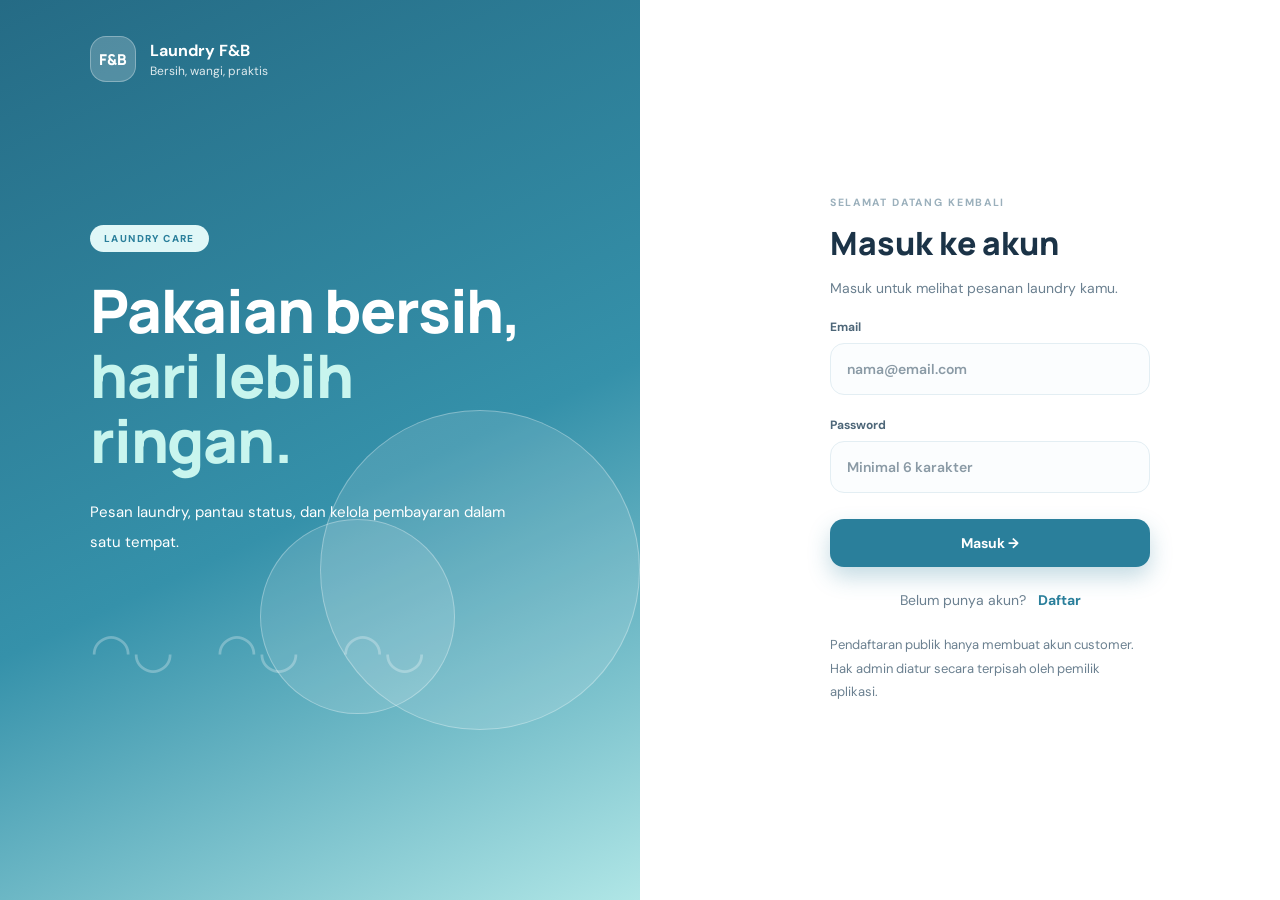
<file: index.html>
<!DOCTYPE html>
<html lang="id">
<head>
<meta charset="UTF-8"><meta name="viewport" content="width=device-width,initial-scale=1">
<title>Laundry F&amp;B</title>
<link rel="stylesheet" href="https://fonts.googleapis.com/css2?family=DM+Sans:wght@400;500;700&family=Manrope:wght@700;800&display=swap">
<link rel="stylesheet" href="style.css">
</head>
<body>

<!-- 1. LOGIN -->
<section id="login" class="login">
  <div class="hero">
    <div class="brand"><div class="logo">F&amp;B</div><div><b>Laundry F&amp;B</b><small>Bersih, wangi, praktis</small></div></div>
    <span class="pill">LAUNDRY CARE</span>
    <h1>Pakaian bersih,<br><span>hari lebih ringan.</span></h1>
    <p>Pesan laundry, pantau status, dan kelola pembayaran dalam satu tempat.</p>
    <div class="waves"><span>◠◡</span><span>◠◡</span><span>◠◡</span></div>
    <div class="circle c1"></div><div class="circle c2"></div>
  </div>
  <div class="formwrap">
    <div class="eyebrow">Selamat datang kembali</div>
    <h2>Masuk ke akun</h2>
    <p class="muted">Masuk untuk melihat pesanan laundry kamu.</p>
    <label>Email</label><input type="email" placeholder="nama@email.com">
    <label>Password</label><input type="password" placeholder="Minimal 6 karakter">
    <button class="btn" onclick="loginUser()">
    Masuk →
</button>
    <p class="alt">Belum punya akun? <a href="#">Daftar</a></p>
    <p class="note">Pendaftaran publik hanya membuat akun customer. Hak admin diatur secara terpisah oleh pemilik aplikasi.</p>
  </div>
</section>

<!-- APP SHELL -->
<div id="app" class="shell" hidden>
  <aside class="side">
    <div class="brand"><div class="logo">F&amp;B</div><div><b>Laundry F&amp;B</b><small>Bersih, wangi, praktis</small></div></div>
    <div class="eyebrow" id="menuTitle"></div>
    <nav class="nav" id="nav"></nav>
    <div class="user"><div class="avatar" id="uA"></div><div><b id="uN"></b><small id="uR"></small></div></div>
    <a class="out" href="#" data-go="login">↗ &nbsp;Keluar</a>
  </aside>

  <main>
    <div class="top">
      <div><div class="eyebrow">Laundry Management</div><h1 id="title"></h1></div>
      <div class="status" id="status"></div>
    </div>

    <!-- ADMIN: pesanan -->
    <section data-view="orders" hidden>
      <div class="sec"><div class="eyebrow">Kelola operasional</div><h2>Semua pesanan</h2><p>Perbarui status pekerjaan dan verifikasi pembayaran customer.</p></div>
      <div class="card row"><div class="l"><div class="ico">✦</div><div><b>ILSAHUNT • Cuci + Kering</b><span class="tag t-wait">Menunggu</span><div class="meta">LFB-4O76OBFA • 08324324332233 • 2 kg</div><span class="muted" style="font-size:11px">QRIS</span><span class="tag t-ok">Lunas</span></div></div><div class="r"><strong>Rp 14.000</strong><select><option>Menunggu</option><option>Siap Diambil</option><option>Selesai</option></select></div></div>
      <div class="card row"><div class="l"><div class="ico">✦</div><div><b>farrel • Setrika</b><span class="tag t-rdy">Siap Diambil</span><div class="meta">LFB-2074DA65 • 08 • 10 kg</div><span class="muted" style="font-size:11px">QRIS</span><span class="tag t-ok">Lunas</span></div></div><div class="r"><strong>Rp 90.000</strong><select><option>Siap Diambil</option><option>Selesai</option></select></div></div>
      <div class="card row"><div class="l"><div class="ico">✦</div><div><b>aca • Cuci + Kering</b><span class="tag t-ok">Selesai</span><div class="meta">LFB-7ADC770B • 0882789748 • 2 kg</div><span class="muted" style="font-size:11px">QRIS</span><span class="tag t-ok">Lunas</span></div></div><div class="r"><strong>Rp 14.000</strong><select><option>Selesai</option></select></div></div>
      <div class="card row"><div class="l"><div class="ico">✦</div><div><b>Fahri • Cuci + Kering</b><span class="tag t-rdy">Siap Diambil</span><div class="meta">LFB-7BB7A0E7 • mhdfahrisaputra73@gmail.com • 3 kg</div><span class="muted" style="font-size:11px">QRIS</span><span class="tag t-ok">Lunas</span></div></div><div class="r"><strong>Rp 21.000</strong><select><option>Siap Diambil</option><option>Selesai</option></select></div></div>
    </section>

    <!-- ADMIN: transaksi -->
    <section data-view="trx" hidden>
      <div class="sec"><div class="eyebrow">Keuangan</div><h2>Riwayat transaksi</h2><p>Daftar metode pembayaran dan status verifikasinya.</p></div>
      <div class="stats">
        <div class="card stat"><small>Total transaksi</small><div class="big">4</div></div>
        <div class="card stat"><small>Sudah lunas</small><div class="big">4</div></div>
        <div class="card stat"><small>Total terverifikasi</small><div class="big">Rp 139.000</div></div>
      </div>
      <div class="card tablecard"><table>
        <tr><th>KODE</th><th>PELANGGAN</th><th>METODE</th><th>TANGGAL</th><th>TOTAL</th><th>STATUS</th></tr>
        <tr><td>LFB-4O76OBFA</td><td>ILSAHUNT</td><td>QRIS</td><td>21 Okt 2026</td><td>Rp 14.000</td><td><span class="tag t-ok">Lunas</span></td></tr>
        <tr><td>LFB-2074DA65</td><td>farrel</td><td>QRIS</td><td>21 Okt 2026</td><td>Rp 90.000</td><td><span class="tag t-ok">Lunas</span></td></tr>
        <tr><td>LFB-7ADC770B</td><td>aca</td><td>QRIS</td><td>21 Okt 2026</td><td>Rp 14.000</td><td><span class="tag t-ok">Lunas</span></td></tr>
        <tr><td>LFB-7BB7A0E7</td><td>Fahri</td><td>QRIS</td><td>21 Okt 2026</td><td>Rp 21.000</td><td><span class="tag t-ok">Lunas</span></td></tr>
      </table></div>
    </section>

    <!-- ADMIN: keuntungan -->
    <section data-view="profit" hidden>
      <div class="sec"><div class="eyebrow">Laporan keuangan</div><h2>Catatan keuntungan</h2><p>Ringkasan pembayaran yang sudah diverifikasi admin.</p></div>
      <div class="total"><small>Total pembayaran terverifikasi</small><div class="big">Rp 139.000</div><small>Ini merupakan total pemasukan tercatat, bukan laba bersih. Biaya operasional belum dikurangi.</small></div>
      <div class="card chart"><h3>Grafik pemasukan harian</h3><p>Pengelompokan berdasarkan tanggal pesanan.</p>
        <div class="bars"><div class="barwrap"><span>Rp 139.000</span><div class="bar"></div></div></div>
        <div class="barwrap" style="padding-top:8px">21 Okt</div></div>
    </section>

    <!-- CUSTOMER: beranda -->
    <section data-view="home" hidden>
      <div class="banner"><span class="pill">LAUNDRY MADE EASY</span><h2>Urus laundry tanpa ribet.</h2>
        <p>Bawa pakaian ke toko, pilih layanan, lalu pantau prosesnya langsung dari akun kamu.</p>
        <a class="cta" href="#" data-go="order">Pesan laundry &nbsp;→</a>
        <div class="machine"><i></i><em>F&amp;B</em></div></div>
      <div class="sec sechead"><div><div class="eyebrow">Ringkasan</div><h2>Aktivitas laundry kamu</h2></div><a href="#" data-go="mine">Lihat semua →</a></div>
      <div class="stats">
        <div class="card stat c"><div class="ico">▣</div><small>Pesanan aktif</small><div class="big">1</div><small>Pesanan belum selesai</small></div>
        <div class="card stat c"><div class="ico g">✓</div><small>Pesanan lunas</small><div class="big">2</div><small>Pembayaran terverifikasi</small></div>
        <div class="card stat c"><div class="ico o">◷</div><small>Total pesanan</small><div class="big">2</div><small>Sejak akun dibuat</small></div>
      </div>
      <div class="eyebrow">Pesanan terbaru</div><h2 style="font-size:22px;margin-top:10px">Yang sedang berjalan</h2>
    </section>

    <!-- CUSTOMER: pesanan saya -->
    <section data-view="mine" hidden>
      <div class="sec"><div class="eyebrow">Riwayat</div><h2>Pesanan saya</h2><p>Pantau status laundry dan pembayaran kamu.</p></div>
      <div class="card row"><div class="l"><div class="ico">✦</div><div><b>Setrika</b><span class="tag t-rdy">Siap Diambil</span><div class="meta">LFB-2074DA65 • 21 Okt 2026 • 10 kg</div><span class="muted" style="font-size:11px">Pembayaran: QRIS</span><span class="tag t-ok">Lunas</span></div></div><div class="r"><strong>Rp 90.000</strong></div></div>
      <div class="card row"><div class="l"><div class="ico">✦</div><div><b>Cuci + Kering</b><span class="tag t-ok">Selesai</span><div class="meta">LFB-7ADC770B • 21 Okt 2026 • 2 kg</div><span class="muted" style="font-size:11px">Pembayaran: QRIS</span><span class="tag t-ok">Lunas</span></div></div><div class="r"><strong>Rp 14.000</strong></div></div>
    </section>

    <!-- CUSTOMER: pesan laundry -->
    <section data-view="order" hidden>
      <div class="sec sechead"><div><div class="eyebrow">Pesanan baru</div><h2>Pesan layanan laundry</h2><p>Isi detail pakaian dan pilih metode pembayaran.</p></div><div class="ico" style="width:52px;height:52px">✦</div></div>
      <div class="two">
        <div class="card form"><h3>Detail pesanan</h3>
          <label>Nama pelanggan</label><input value="aca">
          <label>Nomor WhatsApp</label><input placeholder="08xxxxxxxxxx">
          <label>Jenis layanan</label>
          <select id="svc"><option value="7000">Cuci + Kering — Rp 7.000/kg</option><option value="9000">Setrika — Rp 9.000/kg</option><option value="12000">Express — Rp 12.000/kg</option></select>
          <div class="cols"><div><label>Berat pakaian (kg)</label><input id="kg" type="number" value="2" min="1"></div><div><label>Estimasi selesai</label><input value="2–3 hari" readonly></div></div>
          <label>Catatan untuk admin <span class="muted" style="font-weight:400">(opsional)</span></label><textarea placeholder="Contoh: pakaian putih dipisah"></textarea>
          <div class="est"><div><small class="muted">Perkiraan total</small><br><small class="muted" id="calc">2 kg × Rp 7.000/kg</small></div><div class="big" id="sum">Rp 14.000</div></div>
        </div>
        <aside class="card prices"><div class="ico" style="width:42px;height:42px">✧</div><h3>Daftar harga</h3>
          <div class="p"><div><b>Cuci + Kering</b><br><small>Estimasi 2–3 hari</small></div><div><b>Rp 7.000</b><br><small>/kg</small></div></div>
          <div class="p"><div><b>Setrika</b><br><small>Estimasi 2–3 hari</small></div><div><b>Rp 9.000</b><br><small>/kg</small></div></div>
          <div class="p"><div><b>Express</b><br><small>Estimasi 1 hari</small></div><div><b>Rp 12.000</b><br><small>/kg</small></div></div>
          <div class="hint">Harga akhir mengikuti berat aktual yang dikonfirmasi petugas toko. Pesanan dibawa langsung ke toko.</div>
        </aside>
      </div>
    </section>

    <p class="foot">© 2026 Laundry F&amp;B • Bersih, wangi, praktis</p>
  </main>
</div>

<script>
    function loginUser() {
    const email = document.querySelector(
        'input[type="email"]'
    ).value;

    const password = document.querySelector(
        'input[type="password"]'
    ).value;

    // Login admin sementara
    if (
        email === "admin@laundry.com" &&
        password === "admin123"
    ) {
        window.location.href = "admin.html";
    } 

    // Login customer sementara
    else {
        go("home");
    }
}
const MENU={
  admin:{t:'PANEL ADMIN',title:'Panel Admin',st:'Admin aktif',u:['F','Fahri','Administrator'],
    items:[['▥','Ringkasan','orders'],['▣','Pesanan','orders'],['▤','Transaksi','trx'],['▥','Keuntungan','profit']]},
  cust:{t:'MENU CUSTOMER',st:'Siap membantu laundry kamu',u:['A','aca','Customer'],
    items:[['⌂','Beranda','home'],['✦','Pesan Laundry','order'],['▣','Pesanan Saya','mine']]}
};
const ADMIN=['orders','trx','profit'];
const $=s=>document.querySelector(s);
function go(v){
  const login=v==='login';
  $('#login').hidden=!login;$('#app').hidden=login;if(login)return;
  const role=ADMIN.includes(v)?'admin':'cust',m=MENU[role];
  $('#menuTitle').textContent=m.t;$('#title').textContent=m.title||'Halo, aca!';$('#status').textContent=m.st;
  $('#uA').textContent=m.u[0];$('#uN').textContent=m.u[1];$('#uR').textContent=m.u[2];
  $('#nav').innerHTML=m.items.map(i=>`<a data-go="${i[2]}" class="${i[2]===v&&i[1]!=='Ringkasan'?'on':''}"><span>${i[0]}</span>${i[1]}</a>`).join('');
  document.querySelectorAll('[data-view]').forEach(s=>s.hidden=s.dataset.view!==v);
}
document.addEventListener('click',e=>{const a=e.target.closest('[data-go]');if(a){e.preventDefault();go(a.dataset.go)}});
const rp=n=>'Rp '+n.toLocaleString('id-ID');
function calc(){const p=+$('#svc').value,k=+$('#kg').value||0;$('#sum').textContent=rp(p*k);$('#calc').textContent=`${k} kg × ${rp(p)}/kg`}
$('#svc').onchange=$('#kg').oninput=calc;
go('login'); // ganti ke 'orders' / 'home' untuk langsung melihat dashboard
</script>
</body>
</html>
</file>
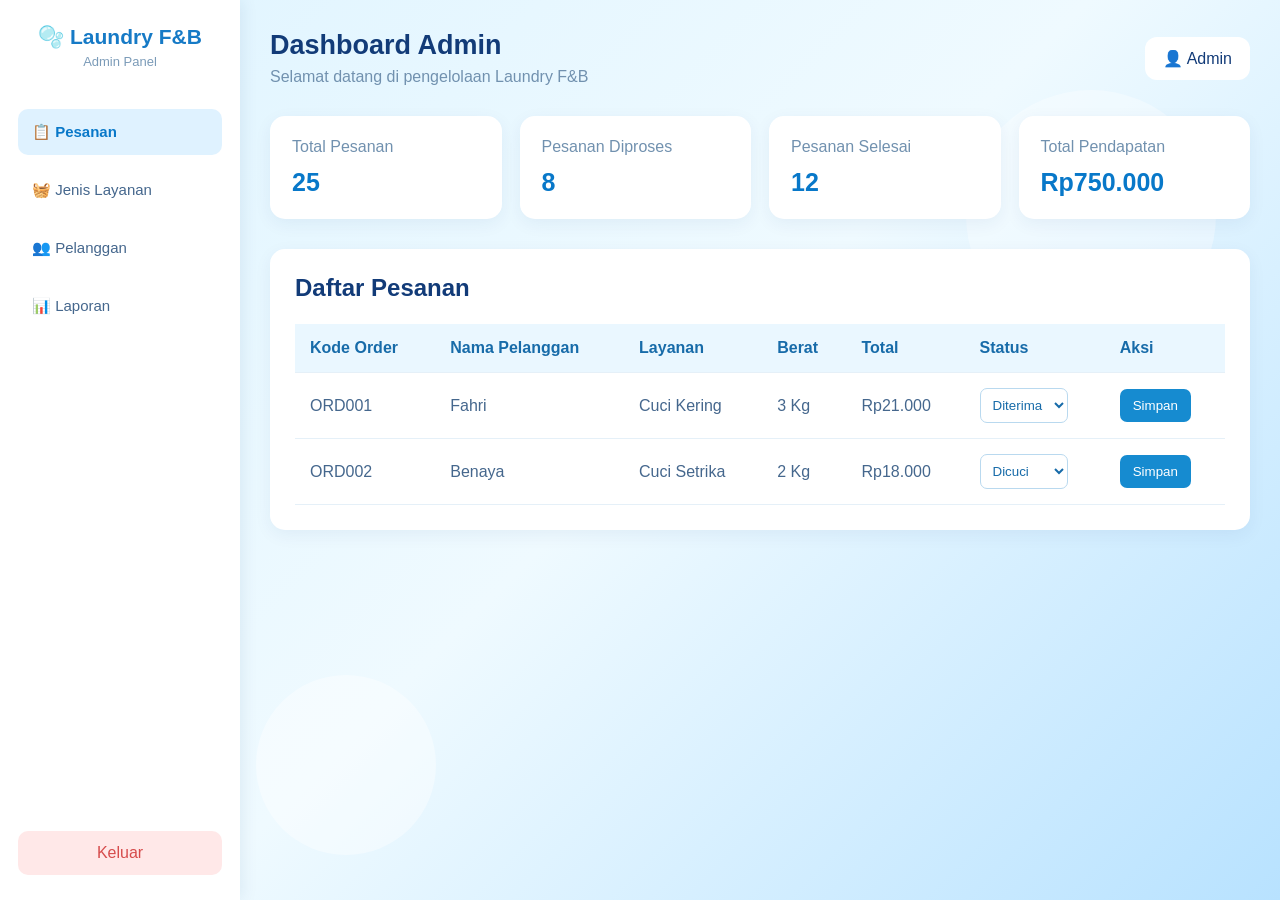
<file: admin.html>
<!DOCTYPE html>
<html lang="id">
<head>
    <meta charset="UTF-8">
    <meta name="viewport" content="width=device-width, initial-scale=1.0">
    <title>Dashboard Admin | Laundry F&B</title>
    <link rel="stylesheet" href="admin.css">
</head>
<body>

    <div class="dashboard">

        <!-- SIDEBAR -->
        <aside class="sidebar">
            <div class="brand">
                <h2>🫧 Laundry F&B</h2>
                <p>Admin Panel</p>
            </div>

            <nav>
                <button class="menu active" onclick="showPage('orders', this)">
                    📋 Pesanan
                </button>

                <button class="menu" onclick="showPage('services', this)">
                    🧺 Jenis Layanan
                </button>

                <button class="menu" onclick="showPage('customers', this)">
                    👥 Pelanggan
                </button>

                <button class="menu" onclick="showPage('reports', this)">
                    📊 Laporan
                </button>
            </nav>

            <a href="index.html" class="logout">Keluar</a>
        </aside>

        <!-- KONTEN UTAMA -->
        <main class="content">

            <header class="topbar">
                <div>
                    <h1>Dashboard Admin</h1>
                    <p>Selamat datang di pengelolaan Laundry F&B</p>
                </div>

                <div class="admin-info">
                    <span>👤 Admin</span>
                </div>
            </header>

            <!-- RINGKASAN -->
            <section class="summary">
                <div class="card">
                    <p>Total Pesanan</p>
                    <h2>25</h2>
                </div>

                <div class="card">
                    <p>Pesanan Diproses</p>
                    <h2>8</h2>
                </div>

                <div class="card">
                    <p>Pesanan Selesai</p>
                    <h2>12</h2>
                </div>

                <div class="card">
                    <p>Total Pendapatan</p>
                    <h2>Rp750.000</h2>
                </div>
            </section>

            <!-- HALAMAN PESANAN -->
            <section id="orders" class="page active">
                <h2>Daftar Pesanan</h2>

                <div class="table-container">
                    <table>
                        <thead>
                            <tr>
                                <th>Kode Order</th>
                                <th>Nama Pelanggan</th>
                                <th>Layanan</th>
                                <th>Berat</th>
                                <th>Total</th>
                                <th>Status</th>
                                <th>Aksi</th>
                            </tr>
                        </thead>

                        <tbody>
                            <tr>
                                <td>ORD001</td>
                                <td>Fahri</td>
                                <td>Cuci Kering</td>
                                <td>3 Kg</td>
                                <td>Rp21.000</td>
                                <td>
                                    <select class="status">
                                        <option>Diterima</option>
                                        <option>Dicuci</option>
                                        <option>Selesai</option>
                                        <option>Diambil</option>
                                    </select>
                                </td>
                                <td>
                                    <button class="btn-update"
                                        onclick="updateStatus(this)">
                                        Simpan
                                    </button>
                                </td>
                            </tr>

                            <tr>
                                <td>ORD002</td>
                                <td>Benaya</td>
                                <td>Cuci Setrika</td>
                                <td>2 Kg</td>
                                <td>Rp18.000</td>
                                <td>
                                    <select class="status">
                                        <option>Diterima</option>
                                        <option selected>Dicuci</option>
                                        <option>Selesai</option>
                                        <option>Diambil</option>
                                    </select>
                                </td>
                                <td>
                                    <button class="btn-update"
                                        onclick="updateStatus(this)">
                                        Simpan
                                    </button>
                                </td>
                            </tr>
                        </tbody>
                    </table>
                </div>
            </section>

            <!-- HALAMAN LAYANAN -->
            <section id="services" class="page">
                <h2>Jenis Layanan</h2>

                <div class="panel">
                    <h3>Daftar Layanan Laundry</h3>

                    <table>
                        <thead>
                            <tr>
                                <th>Nama Layanan</th>
                                <th>Harga / Kg</th>
                                <th>Estimasi</th>
                            </tr>
                        </thead>

                        <tbody>
                            <tr>
                                <td>Cuci Kering</td>
                                <td>Rp7.000</td>
                                <td>2 Hari</td>
                            </tr>

                            <tr>
                                <td>Cuci Setrika</td>
                                <td>Rp9.000</td>
                                <td>2 Hari</td>
                            </tr>

                            <tr>
                                <td>Express</td>
                                <td>Rp12.000</td>
                                <td>1 Hari</td>
                            </tr>
                        </tbody>
                    </table>
                </div>
            </section>

            <!-- HALAMAN PELANGGAN -->
            <section id="customers" class="page">
                <h2>Data Pelanggan</h2>

                <div class="panel">
                    <table>
                        <thead>
                            <tr>
                                <th>Nama</th>
                                <th>No. Telepon</th>
                                <th>Email</th>
                            </tr>
                        </thead>

                        <tbody>
                            <tr>
                                <td>Fahri</td>
                                <td>081234567890</td>
                                <td>fahri@email.com</td>
                            </tr>

                            <tr>
                                <td>Benaya</td>
                                <td>081234567891</td>
                                <td>benaya@email.com</td>
                            </tr>
                        </tbody>
                    </table>
                </div>
            </section>

            <!-- HALAMAN LAPORAN -->
            <section id="reports" class="page">
                <h2>Laporan Pendapatan</h2>

                <div class="panel">
                    <h3>Ringkasan Pendapatan</h3>
                    <h1 class="income">Rp750.000</h1>
                    <p>Total pendapatan dari seluruh pesanan</p>
                </div>
            </section>

        </main>
    </div>

    <script>
        // Berpindah halaman admin
        function showPage(pageId, button) {
            document.querySelectorAll(".page").forEach(page => {
                page.classList.remove("active");
            });

            document.getElementById(pageId).classList.add("active");

            document.querySelectorAll(".menu").forEach(menu => {
                menu.classList.remove("active");
            });

            button.classList.add("active");
        }

        // Simpan perubahan status (sementara)
        function updateStatus(button) {
            const row = button.closest("tr");
            const status = row.querySelector(".status").value;

            alert("Status pesanan berhasil diubah menjadi: " + status);
        }
    </script>

</body>
</html>
</file>
<file: style.css>
:root {
    --teal: #2a7f9b;
    --teal-d: #236b85;
    --ink: #1b3347;
    --mut: #6b8090;
    --soft: #9bb0bc;
    --bg: #f4f9fb;
    --line: #e3eef3;
    --tint: #e6f4f9;
    --ok: #dff5e8;
    --okc: #1f8a4c;
    --warn: #fdf0d8;
    --warnc: #b7791f;
    --pur: #ece6fb;
    --purc: #6b46c1;
    --r: 20px;
}

/* GLOBAL */
* {
    box-sizing: border-box;
    margin: 0;
}

body {
    font-family: 'DM Sans', system-ui, sans-serif;
    background: var(--bg);
    color: var(--ink);
    font-size: 14px;
}

h1, h2, h3, .big {
    font-family: 'Manrope', 'DM Sans', sans-serif;
    font-weight: 800;
}

.eyebrow {
    font-size: 10.5px;
    letter-spacing: .16em;
    text-transform: uppercase;
    color: var(--soft);
    font-weight: 700;
}

.muted {
    color: var(--mut);
}

[hidden] {
    display: none !important;
}

/* LOGIN */
.login {
    display: grid;
    grid-template-columns: 1fr 1fr;
    min-height: 100vh;
    background: #fff;
}

.hero {
    position: relative;
    overflow: hidden;
    color: #fff;
    padding: 36px 90px;
    display: flex;
    flex-direction: column;
    justify-content: center;
    background: linear-gradient(
        155deg,
        #256b85 0%,
        #3591aa 55%,
        #b0e6e6 100%
    );
}

.hero .brand {
    position: absolute;
    top: 36px;
    left: 90px;
}

.brand {
    display: flex;
    align-items: center;
    gap: 14px;
}

.logo {
    width: 50px;
    height: 50px;
    border-radius: 16px;
    display: grid;
    place-items: center;
    font: 800 15px Manrope, sans-serif;
    color: #fff;
    background: linear-gradient(145deg, #4aa3bb, #236b85);
    box-shadow: 0 8px 18px rgba(35, 107, 133, .3);
}

.hero .logo {
    background: rgba(255, 255, 255, .2);
    border: 1px solid rgba(255, 255, 255, .3);
    box-shadow: none;
    width: 46px;
    height: 46px;
}

.brand b {
    display: block;
    font-size: 16px;
}

.brand small {
    font-size: 12px;
    opacity: .85;
}

.pill {
    display: inline-block;
    background: #e0f7f7;
    color: var(--teal);
    font-size: 10px;
    font-weight: 800;
    letter-spacing: .14em;
    padding: 7px 14px;
    border-radius: 99px;
    width: max-content;
}

.hero h1 {
    font-size: 60px;
    line-height: 1.08;
    margin: 26px 0 24px;
    letter-spacing: -.02em;
}

.hero h1 span {
    color: #c8f5ee;
}

.hero p {
    max-width: 430px;
    line-height: 2;
    font-size: 15px;
}

.circle {
    position: absolute;
    border: 1px solid rgba(255, 255, 255, .3);
    border-radius: 50%;
    background: rgba(255, 255, 255, .12);
}

.c1 {
    width: 320px;
    height: 320px;
    right: 0;
    bottom: 170px;
}

.c2 {
    width: 195px;
    height: 195px;
    right: 185px;
    bottom: 186px;
}

.waves {
    display: flex;
    gap: 42px;
    margin-top: 70px;
    font-size: 48px;
    color: rgba(255, 255, 255, .28);
    line-height: 1;
}

.formwrap {
    display: flex;
    flex-direction: column;
    justify-content: center;
    padding: 0 130px 0 190px;
}

.formwrap h2 {
    font-size: 32px;
    margin: 12px 0 14px;
}

label {
    display: block;
    font-size: 12px;
    font-weight: 700;
    color: #4d6678;
    margin: 22px 0 8px;
}

input,
select,
textarea {
    width: 100%;
    font: 600 14px 'DM Sans', sans-serif;
    color: var(--ink);
    padding: 16px;
    border: 1px solid var(--line);
    border-radius: 14px;
    background: #fbfdfe;
}

input::placeholder,
textarea::placeholder {
    color: #8a9aa5;
}

input[readonly] {
    background: #eef5f8;
}

textarea {
    min-height: 80px;
    resize: vertical;
}

.btn {
    display: block;
    width: 100%;
    border: 0;
    cursor: pointer;
    margin-top: 26px;
    padding: 15px;
    border-radius: 14px;
    color: #fff;
    font: 700 14px 'DM Sans', sans-serif;
    background: var(--teal);
    box-shadow: 0 10px 22px rgba(42, 127, 155, .28);
}

.formwrap .alt {
    text-align: center;
    margin: 24px 0;
    color: var(--mut);
}

.formwrap .alt a {
    color: var(--teal);
    font-weight: 700;
    margin-left: 8px;
    text-decoration: none;
}

.note {
    font-size: 13px;
    line-height: 1.8;
    color: var(--mut);
}

/* SHELL / SIDEBAR */
.shell {
    display: grid;
    grid-template-columns: 267px 1fr;
    min-height: 100vh;
}

.side {
    background: #fff;
    border-right: 1px solid var(--line);
    padding: 20px 16px;
    display: flex;
    flex-direction: column;
    position: sticky;
    top: 0;
    height: 100vh;
}

.side .brand {
    padding: 0 6px 22px;
}

.side .brand b {
    font-size: 16px;
}

.side .brand small {
    color: var(--mut);
}

.side .eyebrow {
    padding: 0 14px;
    margin-bottom: 6px;
}

.nav {
    display: flex;
    flex-direction: column;
    gap: 6px;
    flex: 1;
    margin-top: 14px;
}

.nav a {
    display: flex;
    align-items: center;
    gap: 12px;
    padding: 20px;
    border-radius: 20px;
    color: #5f7686;
    font-weight: 700;
    font-size: 15px;
    text-decoration: none;
    cursor: pointer;
}

.nav a.on {
    background: var(--tint);
    color: var(--teal);
}

.user {
    border-top: 1px solid var(--line);
    padding-top: 18px;
    display: flex;
    align-items: center;
    gap: 12px;
    margin: 0 16px;
}

.avatar {
    width: 40px;
    height: 40px;
    border-radius: 50%;
    background: #d7f0f5;
    color: var(--teal);
    display: grid;
    place-items: center;
    font: 800 16px Manrope, sans-serif;
}

.user b {
    display: block;
    font-size: 13px;
}

.user small {
    color: var(--mut);
}

.out {
    display: block;
    margin: 22px 0 10px 36px;
    color: #b0605f;
    font-weight: 700;
    text-decoration: none;
}

main {
    padding: 30px 50px 40px 58px;
    max-width: 1300px;
    width: 100%;
}

/* HEADER */
.top {
    display: flex;
    justify-content: space-between;
    align-items: flex-start;
}

.top h1 {
    font-size: 28px;
    margin-top: 6px;
}

.status {
    display: flex;
    align-items: center;
    gap: 8px;
    color: var(--mut);
}

.status:before {
    content: "";
    width: 12px;
    height: 12px;
    border-radius: 50%;
    background: #3fcf8e;
    box-shadow: 0 0 0 4px #d9f6e7;
}

.sec {
    margin: 34px 0 22px;
}

.sec h2 {
    font-size: 22px;
    margin: 10px 0 8px;
}

.sec p {
    color: var(--mut);
}

/* CARD */
.card {
    background: #fff;
    border: 1px solid var(--line);
    border-radius: var(--r);
    box-shadow: 0 10px 30px rgba(40, 110, 140, .06);
}

.foot {
    text-align: center;
    color: var(--soft);
    font-size: 12px;
    margin-top: 36px;
}

/* ORDER ROWS */
.row {
    display: flex;
    justify-content: space-between;
    align-items: center;
    padding: 22px 24px;
    margin-bottom: 14px;
}

.row .l {
    display: flex;
    gap: 16px;
    align-items: center;
}

.ico {
    width: 46px;
    height: 46px;
    border-radius: 14px;
    background: var(--tint);
    color: var(--teal);
    display: grid;
    place-items: center;
    font-size: 20px;
    flex: none;
}

.row b {
    font-size: 14px;
}

.row .meta {
    font-size: 11.5px;
    color: var(--mut);
    margin: 7px 0;
}

.tag {
    display: inline-block;
    font-size: 10px;
    font-weight: 800;
    padding: 4px 11px;
    border-radius: 99px;
    margin-left: 8px;
    vertical-align: middle;
}

.t-ok {
    background: var(--ok);
    color: var(--okc);
}

.t-wait {
    background: var(--warn);
    color: var(--warnc);
}

.t-rdy {
    background: var(--pur);
    color: var(--purc);
}

.row .r {
    text-align: right;
}

.row .r strong {
    display: block;
    font: 800 17px Manrope, sans-serif;
    margin-bottom: 8px;
}

.row select {
    width: auto;
    padding: 7px 10px;
    font-size: 12px;
    font-weight: 500;
    border-radius: 10px;
    background: #fff;
}

/* STATISTICS AND TABLE */
.stats {
    display: grid;
    grid-template-columns: repeat(3, 1fr);
    gap: 16px;
    margin-bottom: 28px;
}

.stat {
    padding: 24px;
}

.stat small {
    color: var(--mut);
    font-size: 12px;
}

.stat .big {
    font-size: 30px;
    margin: 12px 0 4px;
}

.stat .ico {
    width: 38px;
    height: 38px;
    font-size: 15px;
    margin-bottom: 22px;
}

table {
    width: 100%;
    border-collapse: collapse;
}

th {
    background: #f6fafc;
    text-align: left;
    font-size: 10.5px;
    letter-spacing: .1em;
    color: var(--mut);
    padding: 18px;
}

td {
    padding: 18px;
    border-top: 1px solid var(--line);
    font-size: 13px;
    color: #5f7686;
}

td:first-child {
    font-weight: 800;
    color: #3e586a;
}

.tablecard {
    overflow: hidden;
}

.tablecard td:last-child .tag {
    margin: 0;
}

/* PROFIT / CHART */
.total {
    padding: 34px 28px;
    color: #fff;
    border-radius: 26px;
    background: linear-gradient(110deg, #256b85, #3f9db5);
    margin-bottom: 22px;
}

.total .big {
    font-size: 36px;
    margin: 14px 0;
}

.total small {
    font-size: 12px;
}

.chart {
    padding: 28px;
    height: 360px;
    display: flex;
    flex-direction: column;
}

.chart h3 {
    font-size: 17px;
}

.chart p {
    font-size: 11.5px;
    color: var(--mut);
    margin-top: 12px;
}

.bars {
    flex: 1;
    display: flex;
    justify-content: center;
    align-items: flex-end;
    border-bottom: 1px solid var(--line);
    gap: 30px;
}

.bar {
    width: 53px;
    height: 160px;
    border-radius: 10px 10px 0 0;
    background: linear-gradient(#69c4d3, #2a86a3);
}

.barwrap {
    text-align: center;
    font-size: 11px;
    color: var(--mut);
}

.barwrap span {
    display: block;
    margin: 6px 0;
}

/* CUSTOMER HOME */
.banner {
    position: relative;
    margin-top: 22px;
    padding: 36px 42px;
    color: #fff;
    border-radius: 28px;
    min-height: 290px;
    background: linear-gradient(
        100deg,
        #256b85 35%,
        #3591aa 65%,
        #a5e1e2
    );
    overflow: hidden;
}

.banner .pill {
    background: rgba(255, 255, 255, .2);
    color: #fff;
    border: 1px solid rgba(255, 255, 255, .3);
}

.banner h2 {
    font-size: 38px;
    margin: 22px 0 14px;
}

.banner p {
    max-width: 480px;
    line-height: 1.9;
    font-size: 14px;
}

.cta {
    display: inline-block;
    margin-top: 22px;
    background: #fff;
    color: var(--teal);
    font-weight: 800;
    padding: 14px 18px;
    border-radius: 14px;
    text-decoration: none;
}

.machine {
    position: absolute;
    right: 75px;
    top: 50px;
    width: 150px;
    height: 200px;
    border-radius: 20px;
    border: 4px solid #fff;
    transform: rotate(6deg);
    background: linear-gradient(#e6f7fa, #a9dde6);
    display: grid;
    place-items: center;
    box-shadow: 16px 14px 0 rgba(35, 107, 133, .35);
}

.machine i {
    width: 84px;
    height: 84px;
    border-radius: 50%;
    border: 8px solid #fff;
    background: radial-gradient(#d9f3f7 45%, #6fbfd0 46%);
}

.machine em {
    position: absolute;
    bottom: 14px;
    font: 800 9px Manrope;
    color: var(--teal);
    font-style: normal;
}

.sechead {
    display: flex;
    justify-content: space-between;
    align-items: flex-end;
}

.sechead a {
    color: var(--teal);
    font-weight: 800;
    text-decoration: none;
}

.stat.c .ico.g {
    background: var(--ok);
    color: var(--okc);
}

.stat.c .ico.o {
    background: #ffeadd;
    color: #e07a3c;
}

/* ORDER FORM */
.two {
    display: grid;
    grid-template-columns: 1fr 360px;
    gap: 20px;
    align-items: start;
}

.form {
    padding: 26px 26px 30px;
}

.form h3,
.prices h3 {
    font-size: 18px;
}

.form label:first-of-type {
    margin-top: 18px;
}

.cols {
    display: grid;
    grid-template-columns: 1fr 1fr;
    gap: 12px;
}

.est {
    margin-top: 26px;
    padding: 22px;
    border-radius: 18px;
    background: var(--tint);
    display: flex;
    justify-content: space-between;
    align-items: center;
}

.est .big {
    font-size: 24px;
    color: var(--teal);
}

.prices {
    padding: 24px;
}

.prices h3 {
    margin: 20px 0 22px;
}

.p {
    display: flex;
    justify-content: space-between;
    padding: 16px 0;
    border-bottom: 1px solid var(--line);
}

.p small {
    color: var(--soft);
    font-size: 11px;
}

.p div:last-child {
    text-align: right;
}

.hint {
    margin-top: 20px;
    padding: 16px;
    background: #eef6f9;
    border-radius: 14px;
    font-size: 11.5px;
    color: var(--mut);
    line-height: 1.7;
}

/* RESPONSIVE */
@media (max-width: 900px) {
    .login,
    .shell,
    .two,
    .stats {
        grid-template-columns: 1fr;
    }

    .hero,
    .formwrap {
        padding: 40px 28px;
    }

    .hero .brand {
        position: static;
        margin-bottom: 30px;
    }

    .side {
        position: static;
        height: auto;
    }

    .machine {
        display: none;
    }

    main {
        padding: 24px;
    }
}
</file>
<file: admin.css>
/* RESET */
* {
    margin: 0;
    padding: 0;
    box-sizing: border-box;
}

body {
    font-family: Arial, sans-serif;
    background: linear-gradient(
        135deg,
        #dff4ff,
        #effaff,
        #b8e2ff
    );
    color: #123b78;
}

/* DEKORASI BUIH */
body::before {
    content: "";
    position: fixed;
    width: 250px;
    height: 250px;
    border-radius: 50%;
    background: rgba(255, 255, 255, 0.35);
    top: 10%;
    right: 5%;
    z-index: -1;
}

body::after {
    content: "";
    position: fixed;
    width: 180px;
    height: 180px;
    border-radius: 50%;
    background: rgba(255, 255, 255, 0.4);
    bottom: 5%;
    left: 20%;
    z-index: -1;
}

/* DASHBOARD */
.dashboard {
    display: flex;
    min-height: 100vh;
}

/* SIDEBAR */
.sidebar {
    width: 240px;
    background: #ffffff;
    padding: 25px 18px;
    box-shadow: 3px 0 15px rgba(18, 59, 120, 0.08);
    display: flex;
    flex-direction: column;
}

.brand {
    margin-bottom: 40px;
    text-align: center;
}

.brand h2 {
    color: #167ac6;
    font-size: 21px;
}

.brand p {
    color: #7b9bb8;
    margin-top: 5px;
    font-size: 13px;
}

.sidebar nav {
    display: flex;
    flex-direction: column;
    gap: 12px;
}

.menu {
    border: none;
    background: transparent;
    padding: 14px;
    text-align: left;
    font-size: 15px;
    color: #45678d;
    border-radius: 10px;
    cursor: pointer;
    transition: 0.2s;
}

.menu:hover,
.menu.active {
    background: #dff2ff;
    color: #0878c9;
    font-weight: bold;
}

.logout {
    margin-top: auto;
    padding: 13px;
    text-align: center;
    background: #ffe8e8;
    color: #d64b4b;
    border-radius: 10px;
    text-decoration: none;
}

/* KONTEN */
.content {
    flex: 1;
    padding: 30px;
    min-width: 0;
}

.topbar {
    display: flex;
    justify-content: space-between;
    align-items: center;
    margin-bottom: 30px;
}

.topbar h1 {
    font-size: 27px;
    margin-bottom: 7px;
}

.topbar p {
    color: #7191af;
}

.admin-info {
    background: white;
    padding: 12px 18px;
    border-radius: 12px;
}

/* RINGKASAN */
.summary {
    display: grid;
    grid-template-columns: repeat(4, 1fr);
    gap: 18px;
    margin-bottom: 30px;
}

.card,
.panel {
    background: white;
    padding: 22px;
    border-radius: 15px;
    box-shadow: 0 5px 18px rgba(18, 59, 120, 0.06);
}

.card p {
    color: #7191af;
    margin-bottom: 12px;
}

.card h2 {
    color: #0878c9;
    font-size: 25px;
}

/* HALAMAN */
.page {
    display: none;
    background: white;
    padding: 25px;
    border-radius: 15px;
    box-shadow: 0 5px 18px rgba(18, 59, 120, 0.06);
}

.page.active {
    display: block;
}

.page h2 {
    margin-bottom: 22px;
}

/* TABEL */
.table-container {
    overflow-x: auto;
}

table {
    width: 100%;
    border-collapse: collapse;
    min-width: 650px;
}

th,
td {
    padding: 15px;
    text-align: left;
    border-bottom: 1px solid #e5f0f8;
}

th {
    background: #eaf7ff;
    color: #176ba9;
}

td {
    color: #45678d;
}

tr:hover {
    background: #f7fcff;
}

/* STATUS */
.status {
    padding: 8px;
    border: 1px solid #b9d9ef;
    border-radius: 7px;
    color: #176ba9;
    background: white;
}

/* TOMBOL */
.btn-update {
    padding: 9px 13px;
    border: none;
    background: #168bd0;
    color: white;
    border-radius: 7px;
    cursor: pointer;
}

.btn-update:hover {
    background: #086eae;
}

/* LAPORAN */
.income {
    color: #168bd0;
    font-size: 30px;
    margin: 15px 0;
}

/* RESPONSIVE */
@media (max-width: 1000px) {
    .summary {
        grid-template-columns: repeat(2, 1fr);
    }
}

@media (max-width: 650px) {
    .dashboard {
        flex-direction: column;
    }

    .sidebar {
        width: 100%;
    }

    .sidebar nav {
        display: grid;
        grid-template-columns: repeat(2, 1fr);
    }

    .logout {
        margin-top: 20px;
    }

    .content {
        padding: 18px;
    }

    .topbar {
        align-items: flex-start;
        gap: 15px;
        flex-direction: column;
    }

    .summary {
        grid-template-columns: 1fr;
    }
}
</file>
